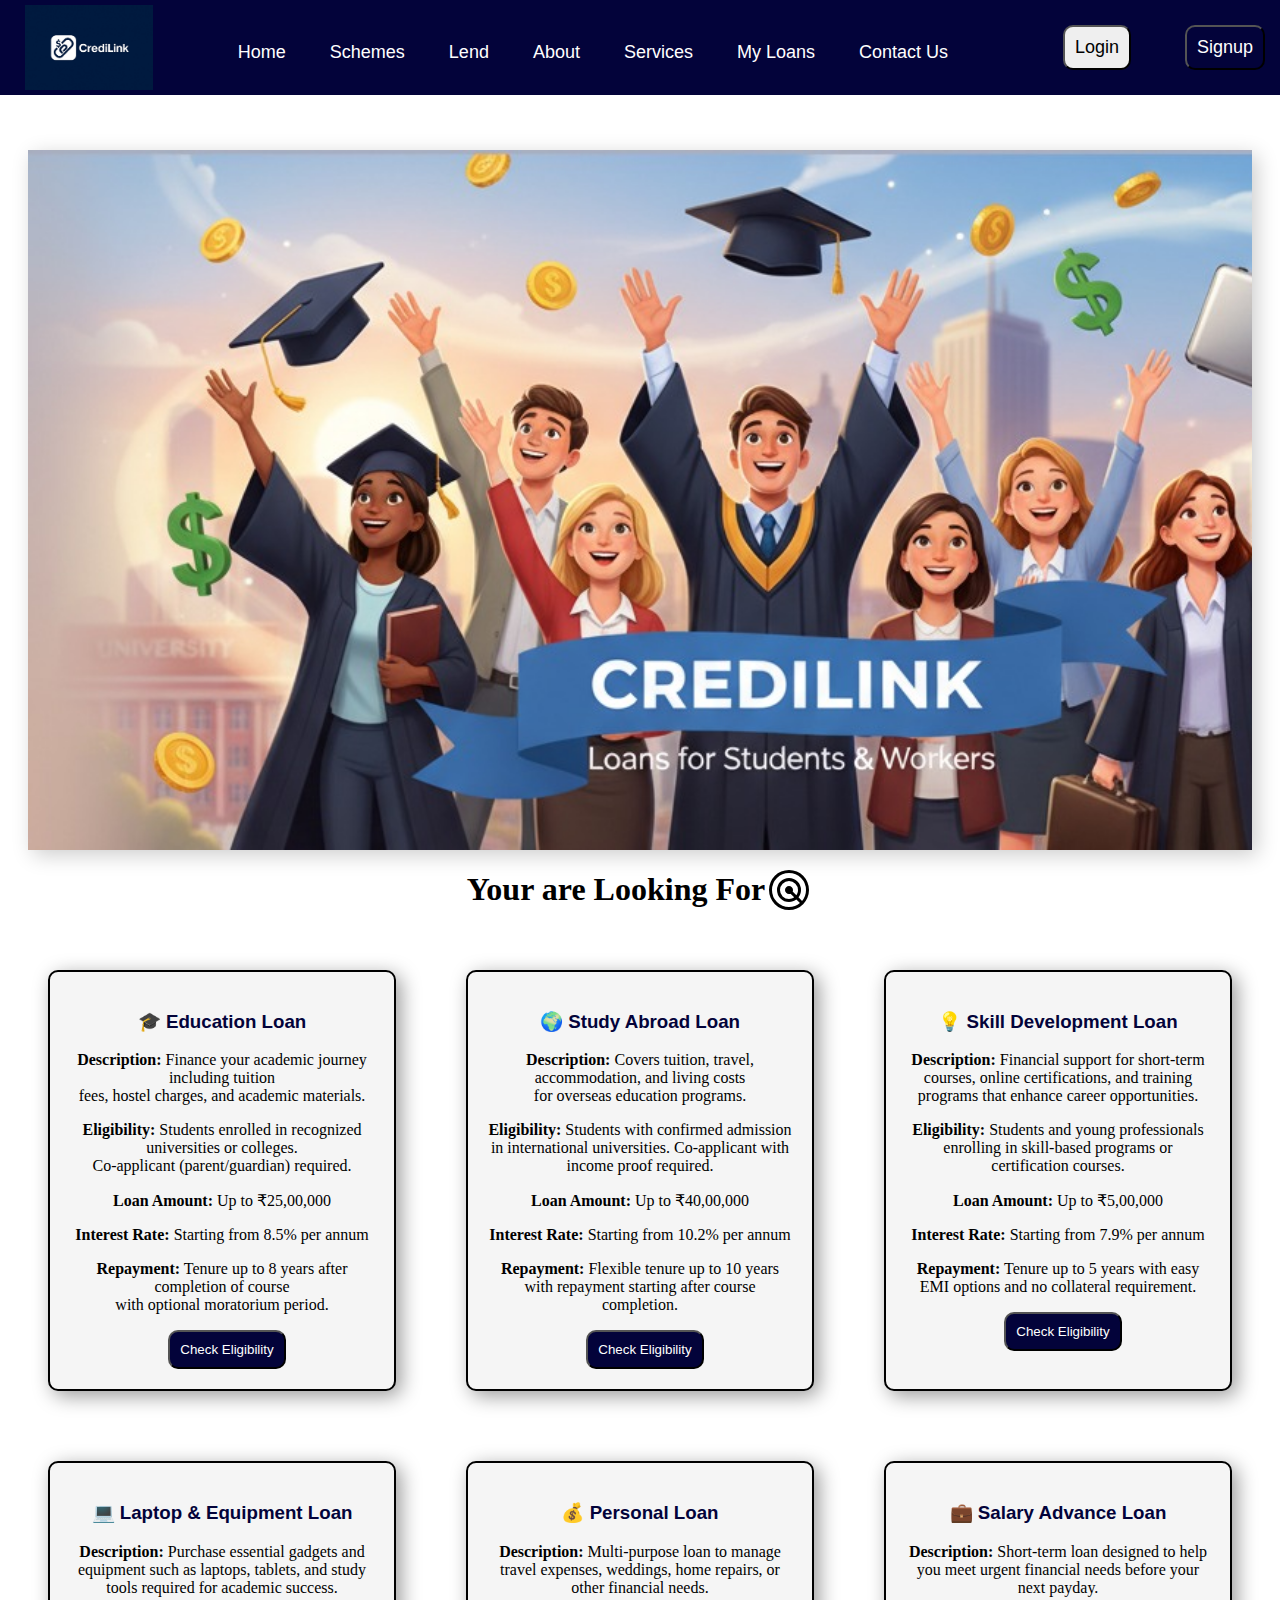
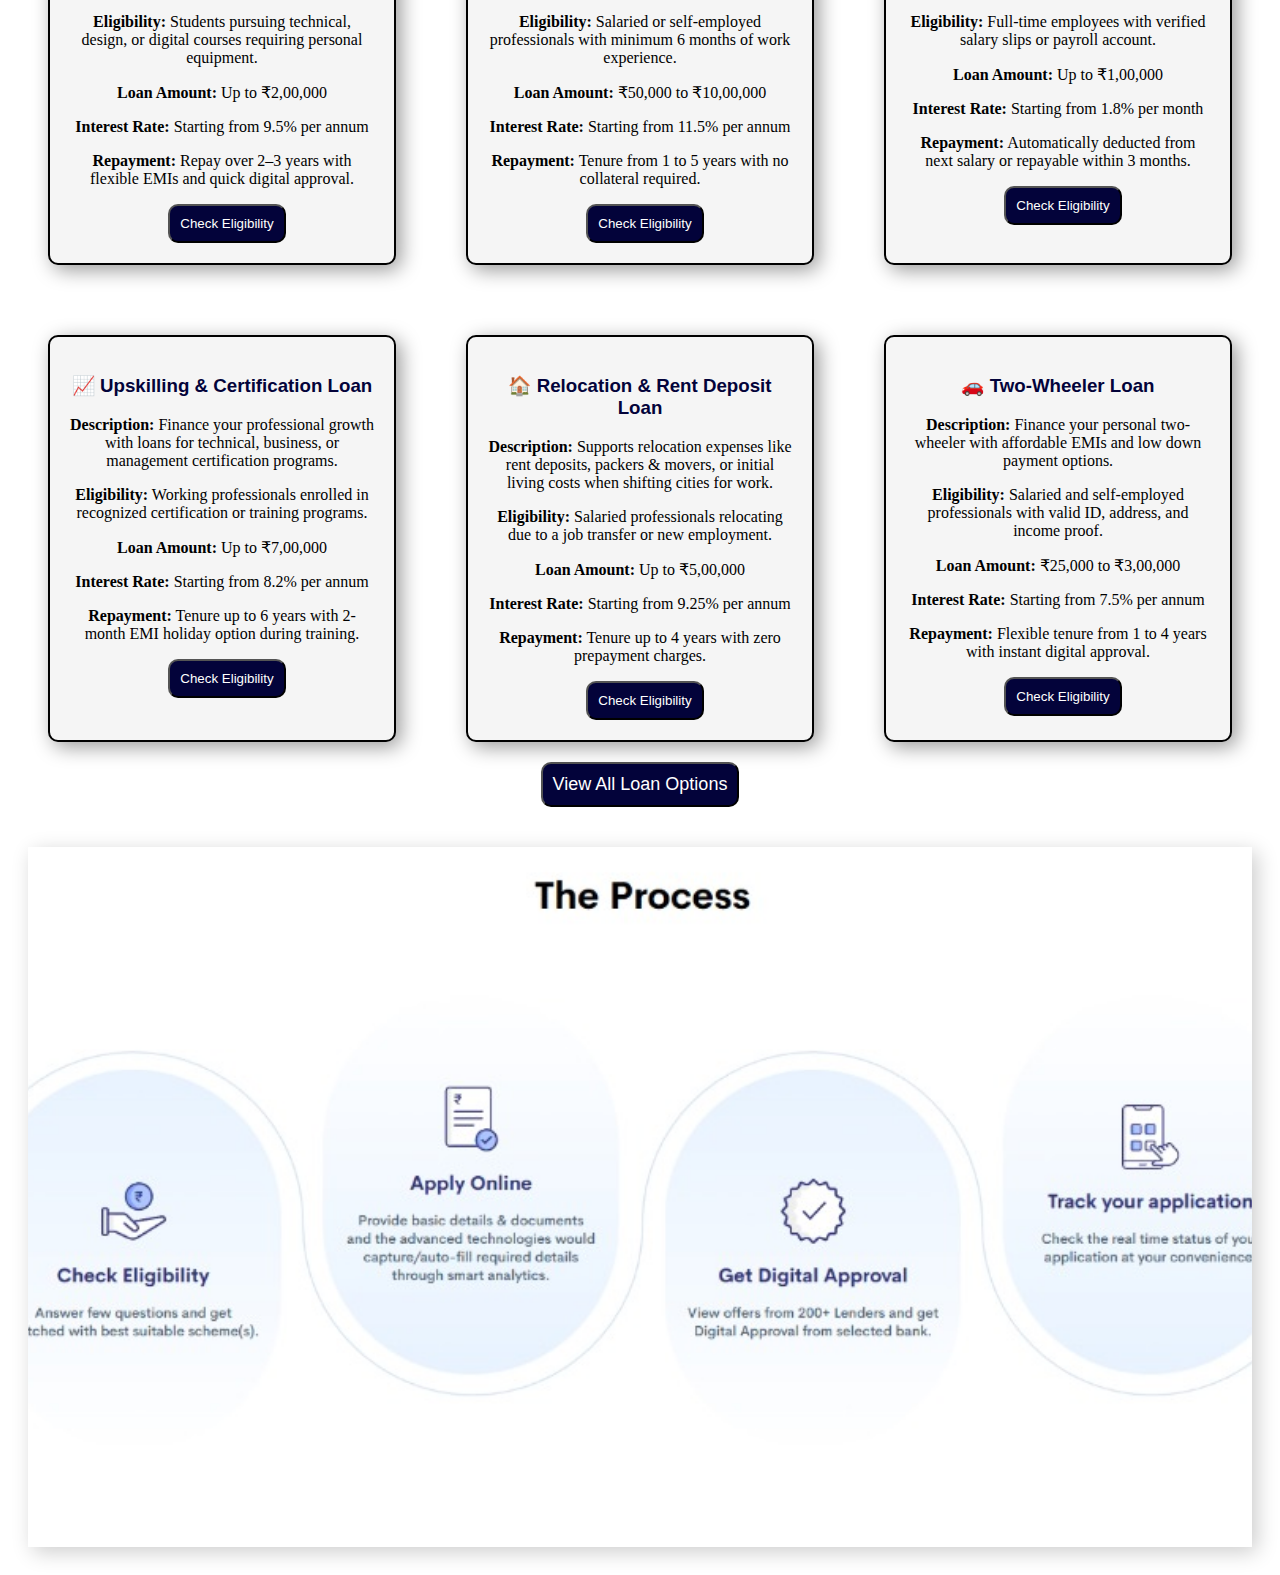
<file: index.html>
<!DOCTYPE html>
<html lang="en">
<head>
    <meta charset="UTF-8">
    <meta name="viewport" content="width=device-width, initial-scale=1.0">
    <title>CrediLink</title>
    <link rel="stylesheet" href="style.css">
</head>
<body>
    <header class="page-header">
        <img src="images/WhatsApp Image 2025-11-12 at 7.13.13 AM.jpeg" alt="logo" width="10%" height="10%">
        <nav>
            <a href="Project(grp).html">Home</a>
            <a href="schemes.html">Schemes</a>
             <a href="lender.html">Lend</a>
            <a href="about.html">About</a>
            <a href="services.html">Services</a>
            <a href="Myloans.html">My Loans</a>
            <a href="contact.html">Contact Us</a>
           
        </nav>
        <div class="buttons">
            <button class="login" onclick="explodeAndRedirect(this, 'login.html')">Login</button>
            <button class="signup">Signup</button>
        </div>
    </header>
    <main class="main">
    
        <section class="image-container">
            <div class="slides-wrapper">
                <div class="slides">
                    <img src="images/WhatsApp Image 2025-11-13 at 7.22.28 AM.jpeg" alt="intro image" >
                    <img src="images/WhatsApp Image 2025-11-12 at 7.13.13 AM (1).jpeg" alt="intro image" >
                </div>
            </div>
        </section>
       
        <section class="loan-type">
            <div class="loan-type-header">
                <h1>Your are Looking For</h1>
                <svg xmlns="http://www.w3.org/2000/svg" height="48px" viewBox="0 -960 960 960" width="48px" fill="#000000"><path d="M480-80q-83 0-156-31.5T197-197q-54-54-85.5-127T80-480q0-83 31.5-156T197-763q54-54 127-85.5T480-880q83 0 156 31.5T763-763q54 54 85.5 127T880-480q0 83-31.5 156T763-197q-54 54-127 85.5T480-80Zm0-60q63 0 118.5-20.5T699-219l-72-71q-31 23-68 36.5T480-240q-100 0-170-70t-70-170q0-100 70-170t170-70q100 0 170 70t70 170q0 42-13.5 79T670-333l71 71q37-45 58-100t21-118q0-142-99-241t-241-99q-142 0-241 99t-99 241q0 142 99 241t241 99Zm0-160q29 0 55.5-8.5T584-333l-74-73q-7 3-14.5 4.5T480-400q-33 0-56.5-23.5T400-480q0-33 23.5-56.5T480-560q33 0 56.5 23.5T560-480q0 8-2 16t-5 16l74 72q16-22 24.5-48.5T660-480q0-75-52.5-127.5T480-660q-75 0-127.5 52.5T300-480q0 75 52.5 127.5T480-300Z"/></svg>
            </div>
            <div class="loan-type-cards">
                     <div class="loan-card">
                        <h3>🎓 Education Loan</h3>
                        <p><strong>Description:</strong> Finance your academic journey including tuition<br> fees, hostel charges, and academic materials.</p>
                        <p><strong>Eligibility:</strong> Students enrolled in recognized universities or colleges. <br>Co-applicant (parent/guardian) required.</p>
                        <p><strong>Loan Amount:</strong> Up to ₹25,00,000</p>
                        <p><strong>Interest Rate:</strong> Starting from 8.5% per annum</p>
                        <p><strong>Repayment:</strong> Tenure up to 8 years after completion of course <br>with optional moratorium period.</p>
                        <button>Check Eligibility</button>
                    </div>

                    <div class="loan-card">
                        <h3>🌍 Study Abroad Loan</h3>
                        <p><strong>Description:</strong> Covers tuition, travel, accommodation, and living costs <br> for overseas education programs.</p>
                        <p><strong>Eligibility:</strong> Students with confirmed admission in international universities. Co-applicant with income proof required.</p>
                        <p><strong>Loan Amount:</strong> Up to ₹40,00,000</p>
                        <p><strong>Interest Rate:</strong> Starting from 10.2% per annum</p>
                        <p><strong>Repayment:</strong> Flexible tenure up to 10 years with repayment starting after course completion.</p>
                        <button>Check Eligibility</button>
                    </div>

                    <div class="loan-card">
                        <h3>💡 Skill Development Loan</h3>
                        <p><strong>Description:</strong> Financial support for short-term courses, online certifications, and training programs that enhance career opportunities.</p>
                        <p><strong>Eligibility:</strong> Students and young professionals enrolling in skill-based programs or certification courses.</p>
                        <p><strong>Loan Amount:</strong> Up to ₹5,00,000</p>
                        <p><strong>Interest Rate:</strong> Starting from 7.9% per annum</p>
                        <p><strong>Repayment:</strong> Tenure up to 5 years with easy EMI options and no collateral requirement.</p>
                        <button>Check Eligibility</button>
                    </div>

                    <div class="loan-card">
                        <h3>💻 Laptop & Equipment Loan</h3>
                        <p><strong>Description:</strong> Purchase essential gadgets and equipment such as laptops, tablets, and study tools required for academic success.</p>
                        <p><strong>Eligibility:</strong> Students pursuing technical, design, or digital courses requiring personal equipment.</p>
                        <p><strong>Loan Amount:</strong> Up to ₹2,00,000</p>
                        <p><strong>Interest Rate:</strong> Starting from 9.5% per annum</p>
                        <p><strong>Repayment:</strong> Repay over 2–3 years with flexible EMIs and quick digital approval.</p>
                        <button>Check Eligibility</button>
                    </div>
                    <div class="loan-card">
                        <h3>💰 Personal Loan</h3>
                        <p><strong>Description:</strong> Multi-purpose loan to manage travel expenses, weddings, home repairs, or other financial needs.</p>
                        <p><strong>Eligibility:</strong> Salaried or self-employed professionals with minimum 6 months of work experience.</p>
                        <p><strong>Loan Amount:</strong> ₹50,000 to ₹10,00,000</p>
                        <p><strong>Interest Rate:</strong> Starting from 11.5% per annum</p>
                        <p><strong>Repayment:</strong> Tenure from 1 to 5 years with no collateral required.</p>
                        <button>Check Eligibility</button>
                    </div>

                    <div class="loan-card">
                        <h3>💼 Salary Advance Loan</h3>
                        <p><strong>Description:</strong> Short-term loan designed to help you meet urgent financial needs before your next payday.</p>
                        <p><strong>Eligibility:</strong> Full-time employees with verified salary slips or payroll account.</p>
                        <p><strong>Loan Amount:</strong> Up to ₹1,00,000</p>
                        <p><strong>Interest Rate:</strong> Starting from 1.8% per month</p>
                        <p><strong>Repayment:</strong> Automatically deducted from next salary or repayable within 3 months.</p>
                        <button>Check Eligibility</button>
                    </div>

                    <div class="loan-card">
                        
                        <h3>📈 Upskilling & Certification Loan</h3>
                        <p><strong>Description:</strong> Finance your professional growth with loans for technical, business, or management certification programs.</p>
                        <p><strong>Eligibility:</strong> Working professionals enrolled in recognized certification or training programs.</p>
                        <p><strong>Loan Amount:</strong> Up to ₹7,00,000</p>
                        <p><strong>Interest Rate:</strong> Starting from 8.2% per annum</p>
                        <p><strong>Repayment:</strong> Tenure up to 6 years with 2-month EMI holiday option during training.</p>
                        <button>Check Eligibility</button>
                    </div>

                    <div class="loan-card">
                        <h3>🏠 Relocation & Rent Deposit Loan</h3>
                        <p><strong>Description:</strong> Supports relocation expenses like rent deposits, packers & movers, or initial living costs when shifting cities for work.</p>
                        <p><strong>Eligibility:</strong> Salaried professionals relocating due to a job transfer or new employment.</p>
                        <p><strong>Loan Amount:</strong> Up to ₹5,00,000</p>
                        <p><strong>Interest Rate:</strong> Starting from 9.25% per annum</p>
                        <p><strong>Repayment:</strong> Tenure up to 4 years with zero prepayment charges.</p>
                        <button>Check Eligibility</button>
                    </div>

                    <div class="loan-card">
                        <h3>🚗 Two-Wheeler Loan</h3>
                        <p><strong>Description:</strong> Finance your personal two-wheeler with affordable EMIs and low down payment options.</p>
                        <p><strong>Eligibility:</strong> Salaried and self-employed professionals with valid ID, address, and income proof.</p>
                        <p><strong>Loan Amount:</strong> ₹25,000 to ₹3,00,000</p>
                        <p><strong>Interest Rate:</strong> Starting from 7.5% per annum</p>
                        <p><strong>Repayment:</strong> Flexible tenure from 1 to 4 years with instant digital approval.</p>
                        <button>Check Eligibility</button>
                    </div>
            </div>
            <button class="view-all">View All Loan Options</button>
        </section>
        <section class="image-container">
            <img src="images/WhatsApp Image 2025-11-12 at 7.13.12 AM.jpeg" alt="loan process" width="100%">
        </section>
    </main>
    <script src="script.js"></script>
</body>
</html>
</file>
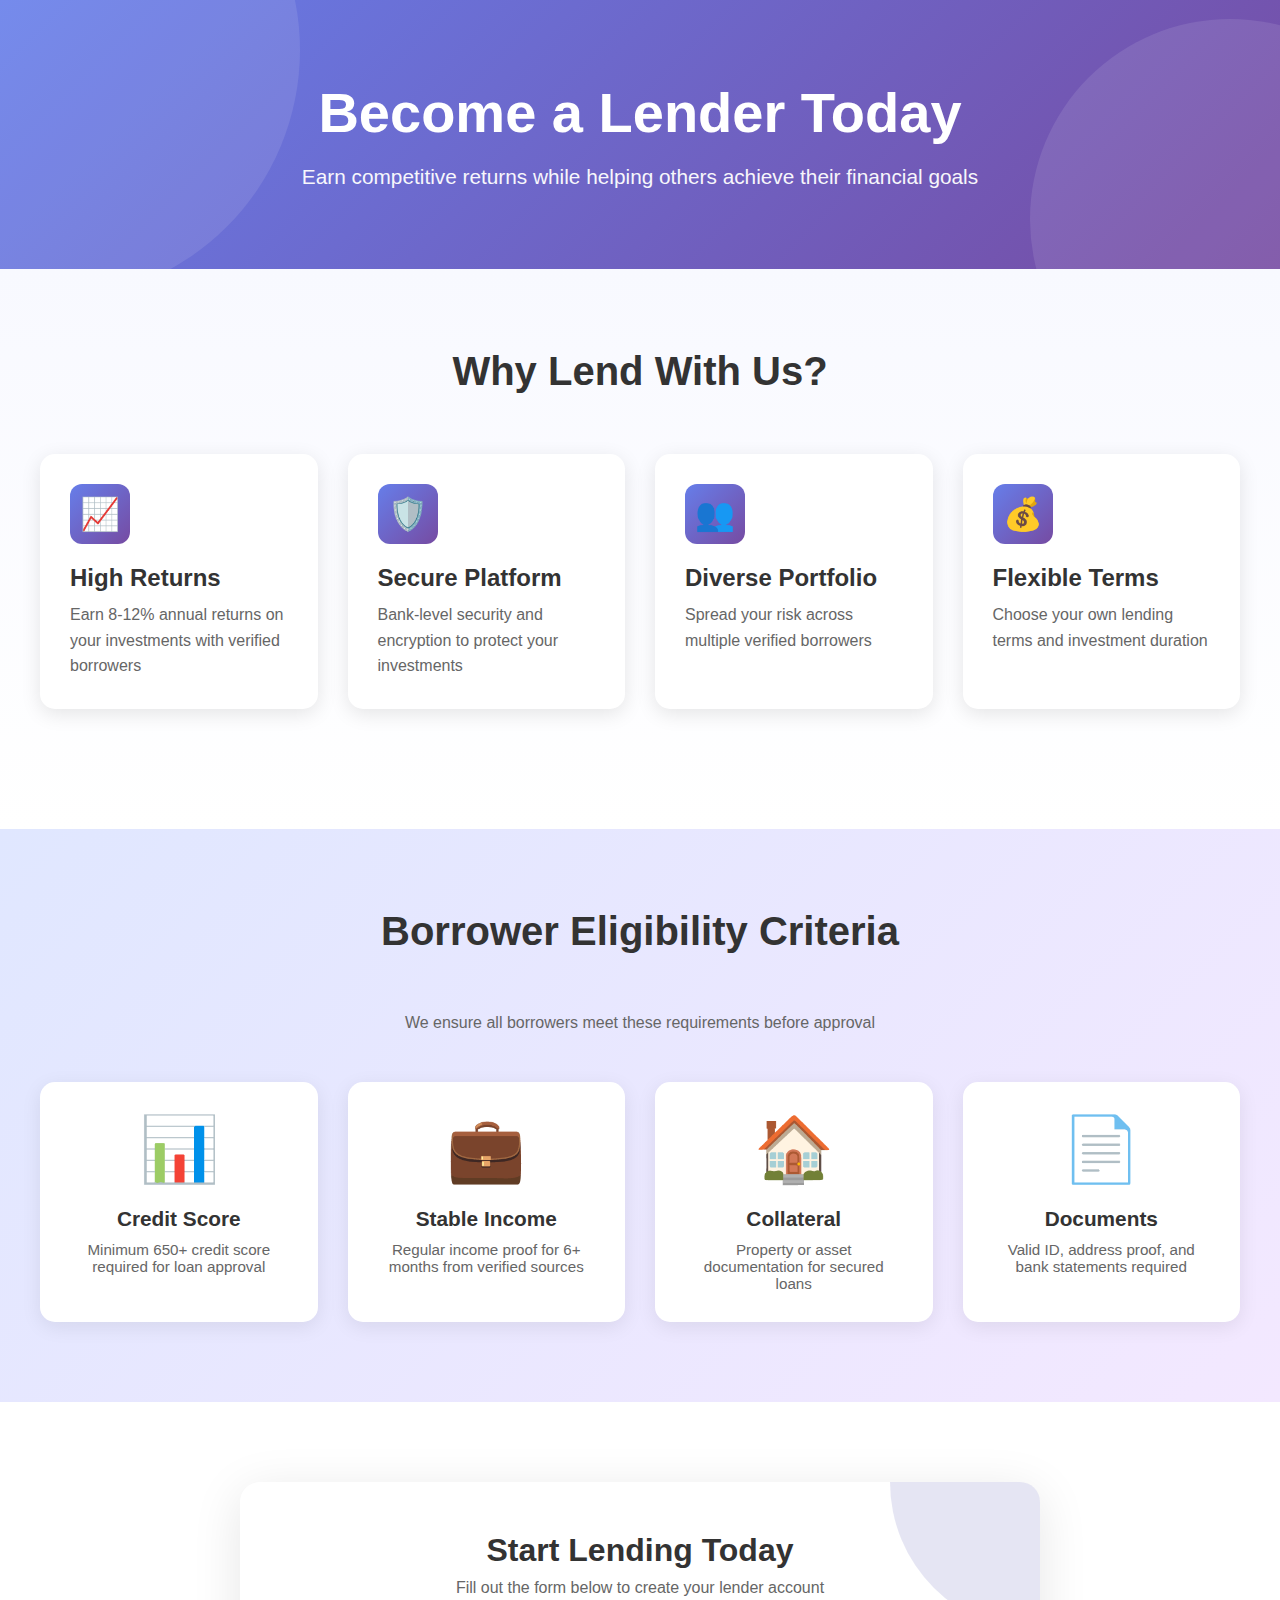
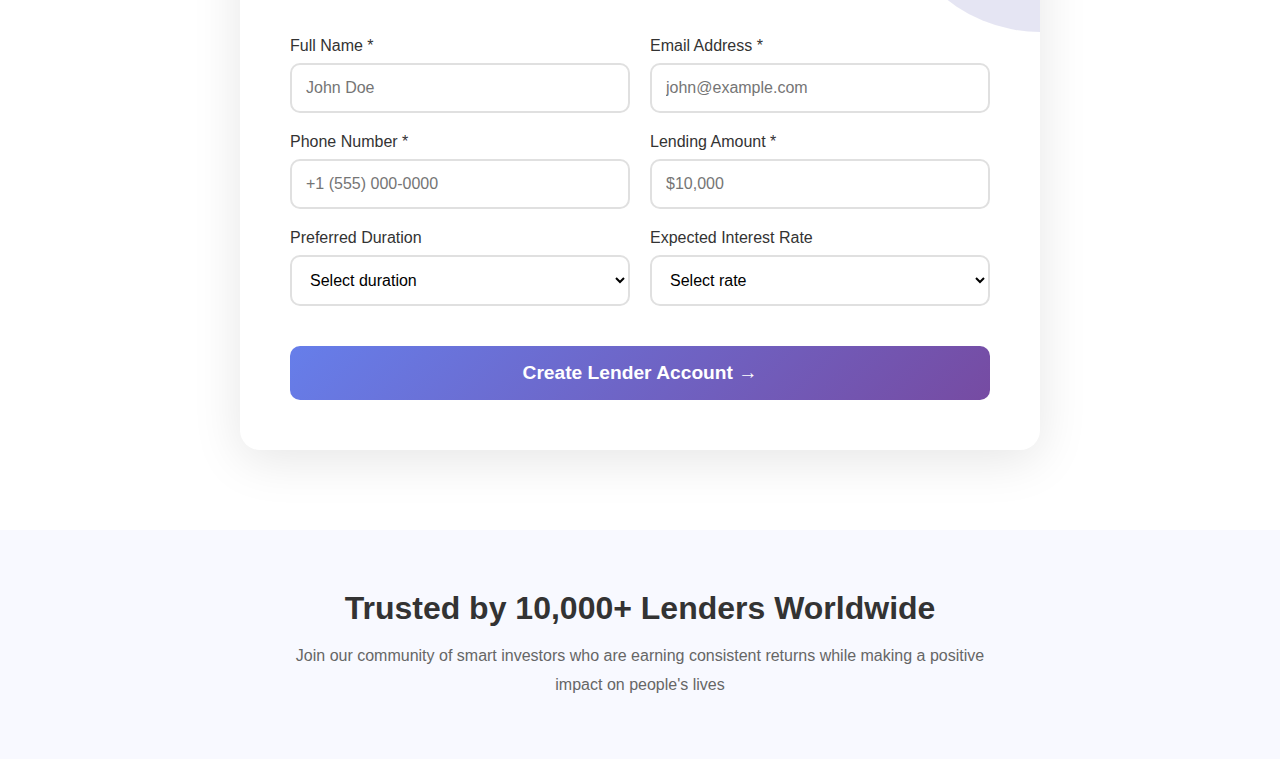
<file: lender.html>
<!DOCTYPE html>
<html lang="en">
<head>
    <meta charset="UTF-8">
    <meta name="viewport" content="width=device-width, initial-scale=1.0">
    <title>Become a Lender - Loan Management</title>
    <style>
        * {
            margin: 0;
            padding: 0;
            box-sizing: border-box;
        }

        body {
            font-family: 'Segoe UI', Tahoma, Geneva, Verdana, sans-serif;
            background: linear-gradient(135deg, #667eea 0%, #764ba2 100%);
            color: #333;
            overflow-x: hidden;
        }

        /* Hero Section */
        .hero {
            background: linear-gradient(135deg, #667eea 0%, #764ba2 100%);
            color: white;
            padding: 80px 20px;
            text-align: center;
            position: relative;
            overflow: hidden;
        }

        .hero::before {
            content: '';
            position: absolute;
            width: 500px;
            height: 500px;
            background: rgba(255, 255, 255, 0.1);
            border-radius: 50%;
            top: -200px;
            left: -200px;
            animation: float 6s ease-in-out infinite;
        }

        .hero::after {
            content: '';
            position: absolute;
            width: 400px;
            height: 400px;
            background: rgba(255, 255, 255, 0.1);
            border-radius: 50%;
            bottom: -150px;
            right: -150px;
            animation: float 8s ease-in-out infinite;
        }

        .hero h1 {
            font-size: 3.5rem;
            margin-bottom: 20px;
            animation: slideDown 1s ease-out;
            position: relative;
            z-index: 1;
        }

        .hero p {
            font-size: 1.3rem;
            max-width: 700px;
            margin: 0 auto;
            opacity: 0.95;
            animation: slideUp 1s ease-out;
            position: relative;
            z-index: 1;
        }

        /* Benefits Section */
        .benefits {
            background: linear-gradient(to bottom, #f8f9ff, #ffffff);
            padding: 80px 20px;
        }

        .container {
            max-width: 1200px;
            margin: 0 auto;
        }

        .section-title {
            text-align: center;
            font-size: 2.5rem;
            margin-bottom: 60px;
            color: #333;
            animation: fadeIn 1s ease-out;
        }

        .benefits-grid {
            display: grid;
            grid-template-columns: repeat(auto-fit, minmax(250px, 1fr));
            gap: 30px;
            margin-bottom: 40px;
        }

        .benefit-card {
            background: white;
            padding: 30px;
            border-radius: 15px;
            box-shadow: 0 5px 20px rgba(0, 0, 0, 0.1);
            transition: all 0.3s ease;
            animation: fadeInUp 0.8s ease-out;
            animation-fill-mode: both;
        }

        .benefit-card:nth-child(1) { animation-delay: 0.1s; }
        .benefit-card:nth-child(2) { animation-delay: 0.2s; }
        .benefit-card:nth-child(3) { animation-delay: 0.3s; }
        .benefit-card:nth-child(4) { animation-delay: 0.4s; }

        .benefit-card:hover {
            transform: translateY(-10px);
            box-shadow: 0 15px 40px rgba(102, 126, 234, 0.3);
        }

        .benefit-icon {
            width: 60px;
            height: 60px;
            background: linear-gradient(135deg, #667eea 0%, #764ba2 100%);
            border-radius: 12px;
            display: flex;
            align-items: center;
            justify-content: center;
            font-size: 2rem;
            margin-bottom: 20px;
            transition: transform 0.3s ease;
        }

        .benefit-card:hover .benefit-icon {
            transform: scale(1.1) rotate(5deg);
        }

        .benefit-card h3 {
            font-size: 1.5rem;
            margin-bottom: 10px;
            color: #333;
        }

        .benefit-card p {
            color: #666;
            line-height: 1.6;
        }

        /* Eligibility Section */
        .eligibility {
            background: linear-gradient(135deg, #e0e7ff 0%, #f3e8ff 100%);
            padding: 80px 20px;
        }

        .eligibility-grid {
            display: grid;
            grid-template-columns: repeat(auto-fit, minmax(250px, 1fr));
            gap: 30px;
        }

        .eligibility-card {
            background: white;
            padding: 30px;
            border-radius: 15px;
            box-shadow: 0 5px 20px rgba(0, 0, 0, 0.08);
            text-align: center;
            transition: all 0.3s ease;
            animation: fadeInUp 0.8s ease-out;
            animation-fill-mode: both;
        }

        .eligibility-card:nth-child(1) { animation-delay: 0.1s; }
        .eligibility-card:nth-child(2) { animation-delay: 0.2s; }
        .eligibility-card:nth-child(3) { animation-delay: 0.3s; }
        .eligibility-card:nth-child(4) { animation-delay: 0.4s; }

        .eligibility-card:hover {
            transform: scale(1.05);
            box-shadow: 0 10px 30px rgba(102, 126, 234, 0.2);
        }

        .eligibility-icon {
            font-size: 4rem;
            margin-bottom: 20px;
            animation: bounce 2s ease-in-out infinite;
        }

        .eligibility-card h3 {
            font-size: 1.3rem;
            margin-bottom: 10px;
            color: #333;
        }

        .eligibility-card p {
            color: #666;
            font-size: 0.95rem;
        }

        /* Form Section */
        .form-section {
            background: white;
            padding: 80px 20px;
        }

        .form-container {
            max-width: 800px;
            margin: 0 auto;
            background: white;
            padding: 50px;
            border-radius: 20px;
            box-shadow: 0 10px 50px rgba(0, 0, 0, 0.1);
            position: relative;
            overflow: hidden;
        }

        .form-container::before {
            content: '';
            position: absolute;
            width: 300px;
            height: 300px;
            background: #00008b;
            border-radius: 50%;
            top: -150px;
            right: -150px;
            opacity: 0.1;
        }

        .form-title {
            text-align: center;
            font-size: 2rem;
            margin-bottom: 10px;
            color: #333;
            position: relative;
        }

        .form-subtitle {
            text-align: center;
            color: #666;
            margin-bottom: 40px;
            position: relative;
        }

        .form-row {
            display: grid;
            grid-template-columns: repeat(auto-fit, minmax(250px, 1fr));
            gap: 20px;
            margin-bottom: 20px;
        }

        .form-group {
            position: relative;
        }

        .form-group label {
            display: block;
            margin-bottom: 8px;
            color: #333;
            font-weight: 500;
        }

        .form-group input,
        .form-group select {
            width: 100%;
            padding: 14px;
            border: 2px solid #e0e0e0;
            border-radius: 10px;
            font-size: 1rem;
            transition: all 0.3s ease;
            background: white;
        }

        .form-group input:focus,
        .form-group select:focus {
            outline: none;
            border-color: #667eea;
            box-shadow: 0 0 0 3px rgba(102, 126, 234, 0.1);
            transform: translateY(-2px);
        }

        .submit-btn {
            width: 100%;
            padding: 16px;
            background: linear-gradient(135deg, #667eea 0%, #764ba2 100%);
            color: white;
            border: none;
            border-radius: 10px;
            font-size: 1.2rem;
            font-weight: 600;
            cursor: pointer;
            transition: all 0.3s ease;
            margin-top: 20px;
            position: relative;
            overflow: hidden;
        }

        .submit-btn::before {
            content: '';
            position: absolute;
            top: 50%;
            left: 50%;
            width: 0;
            height: 0;
            border-radius: 50%;
            background: rgba(255, 255, 255, 0.3);
            transform: translate(-50%, -50%);
            transition: width 0.6s, height 0.6s;
        }

        .submit-btn:hover::before {
            width: 300px;
            height: 300px;
        }

        .submit-btn:hover {
            transform: translateY(-3px);
            box-shadow: 0 10px 30px rgba(102, 126, 234, 0.4);
        }

        .success-message {
            background: #10b981;
            color: white;
            padding: 15px 20px;
            border-radius: 10px;
            margin-bottom: 20px;
            display: none;
            animation: slideDown 0.5s ease-out;
            align-items: center;
            gap: 10px;
        }

        .success-message.show {
            display: flex;
        }

        /* Trust Section */
        .trust {
            background: #f8f9ff;
            padding: 60px 20px;
            text-align: center;
        }

        .trust h3 {
            font-size: 2rem;
            margin-bottom: 15px;
            color: #333;
        }

        .trust p {
            color: #666;
            max-width: 700px;
            margin: 0 auto;
            line-height: 1.8;
        }

        /* Animations */
        @keyframes slideDown {
            from {
                opacity: 0;
                transform: translateY(-30px);
            }
            to {
                opacity: 1;
                transform: translateY(0);
            }
        }

        @keyframes slideUp {
            from {
                opacity: 0;
                transform: translateY(30px);
            }
            to {
                opacity: 1;
                transform: translateY(0);
            }
        }

        @keyframes fadeIn {
            from {
                opacity: 0;
            }
            to {
                opacity: 1;
            }
        }

        @keyframes fadeInUp {
            from {
                opacity: 0;
                transform: translateY(40px);
            }
            to {
                opacity: 1;
                transform: translateY(0);
            }
        }

        @keyframes float {
            0%, 100% {
                transform: translateY(0) rotate(0deg);
            }
            50% {
                transform: translateY(-20px) rotate(5deg);
            }
        }

        @keyframes bounce {
            0%, 100% {
                transform: translateY(0);
            }
            50% {
                transform: translateY(-10px);
            }
        }

        /* Responsive */
        @media (max-width: 768px) {
            .hero h1 {
                font-size: 2.5rem;
            }

            .hero p {
                font-size: 1.1rem;
            }

            .form-container {
                padding: 30px 20px;
            }

            .section-title {
                font-size: 2rem;
            }
        }
    </style>
</head>
<body>
    <!-- Hero Section -->
    <section class="hero">
        <h1>Become a Lender Today</h1>
        <p>Earn competitive returns while helping others achieve their financial goals</p>
    </section>

    <!-- Benefits Section -->
    <section class="benefits">
        <div class="container">
            <h2 class="section-title">Why Lend With Us?</h2>
            <div class="benefits-grid">
                <div class="benefit-card">
                    <div class="benefit-icon">📈</div>
                    <h3>High Returns</h3>
                    <p>Earn 8-12% annual returns on your investments with verified borrowers</p>
                </div>
                <div class="benefit-card">
                    <div class="benefit-icon">🛡️</div>
                    <h3>Secure Platform</h3>
                    <p>Bank-level security and encryption to protect your investments</p>
                </div>
                <div class="benefit-card">
                    <div class="benefit-icon">👥</div>
                    <h3>Diverse Portfolio</h3>
                    <p>Spread your risk across multiple verified borrowers</p>
                </div>
                <div class="benefit-card">
                    <div class="benefit-icon">💰</div>
                    <h3>Flexible Terms</h3>
                    <p>Choose your own lending terms and investment duration</p>
                </div>
            </div>
        </div>
    </section>

    <!-- Eligibility Criteria Section -->
    <section class="eligibility">
        <div class="container">
            <h2 class="section-title">Borrower Eligibility Criteria</h2>
            <p style="text-align: center; color: #666; margin-bottom: 50px;">We ensure all borrowers meet these requirements before approval</p>
            <div class="eligibility-grid">
                <div class="eligibility-card">
                    <div class="eligibility-icon">📊</div>
                    <h3>Credit Score</h3>
                    <p>Minimum 650+ credit score required for loan approval</p>
                </div>
                <div class="eligibility-card">
                    <div class="eligibility-icon">💼</div>
                    <h3>Stable Income</h3>
                    <p>Regular income proof for 6+ months from verified sources</p>
                </div>
                <div class="eligibility-card">
                    <div class="eligibility-icon">🏠</div>
                    <h3>Collateral</h3>
                    <p>Property or asset documentation for secured loans</p>
                </div>
                <div class="eligibility-card">
                    <div class="eligibility-icon">📄</div>
                    <h3>Documents</h3>
                    <p>Valid ID, address proof, and bank statements required</p>
                </div>
            </div>
        </div>
    </section>

    <!-- Registration Form Section -->
    <section class="form-section">
        <div class="container">
            <div class="form-container">
                <h2 class="form-title">Start Lending Today</h2>
                <p class="form-subtitle">Fill out the form below to create your lender account</p>
                
                <div class="success-message" id="successMessage">
                    <span>✅</span>
                    <span>Application submitted successfully! We'll contact you soon.</span>
                </div>

                <div class="form-row">
                    <div class="form-group">
                        <label>Full Name *</label>
                        <input type="text" id="fullName" placeholder="John Doe" required>
                    </div>
                    <div class="form-group">
                        <label>Email Address *</label>
                        <input type="email" id="email" placeholder="john@example.com" required>
                    </div>
                </div>

                <div class="form-row">
                    <div class="form-group">
                        <label>Phone Number *</label>
                        <input type="tel" id="phone" placeholder="+1 (555) 000-0000" required>
                    </div>
                    <div class="form-group">
                        <label>Lending Amount *</label>
                        <input type="number" id="amount" placeholder="$10,000" required>
                    </div>
                </div>

                <div class="form-row">
                    <div class="form-group">
                        <label>Preferred Duration</label>
                        <select id="duration">
                            <option value="">Select duration</option>
                            <option value="6">6 months</option>
                            <option value="12">12 months</option>
                            <option value="24">24 months</option>
                            <option value="36">36 months</option>
                        </select>
                    </div>
                    <div class="form-group">
                        <label>Expected Interest Rate</label>
                        <select id="interestRate">
                            <option value="">Select rate</option>
                            <option value="8">8% per annum</option>
                            <option value="10">10% per annum</option>
                            <option value="12">12% per annum</option>
                        </select>
                    </div>
                </div>

                <button class="submit-btn" onclick="submitForm()">
                    Create Lender Account →
                </button>
            </div>
        </div>
    </section>

    <!-- Trust Section -->
    <section class="trust">
        <div class="container">
            <h3>Trusted by 10,000+ Lenders Worldwide</h3>
            <p>Join our community of smart investors who are earning consistent returns while making a positive impact on people's lives</p>
        </div>
    </section>

    <script>
        function submitForm() {
            const fullName = document.getElementById('fullName').value;
            const email = document.getElementById('email').value;
            const phone = document.getElementById('phone').value;
            const amount = document.getElementById('amount').value;

            if (!fullName || !email || !phone || !amount) {
                alert('Please fill in all required fields!');
                return;
            }

            // Show success message
            const successMessage = document.getElementById('successMessage');
            successMessage.classList.add('show');

            // Clear form
            document.getElementById('fullName').value = '';
            document.getElementById('email').value = '';
            document.getElementById('phone').value = '';
            document.getElementById('amount').value = '';
            document.getElementById('duration').value = '';
            document.getElementById('interestRate').value = '';

            // Hide success message after 3 seconds
            setTimeout(() => {
                successMessage.classList.remove('show');
            }, 3000);
        }

        // Add smooth scroll effect
        document.querySelectorAll('a[href^="#"]').forEach(anchor => {
            anchor.addEventListener('click', function (e) {
                e.preventDefault();
                document.querySelector(this.getAttribute('href')).scrollIntoView({
                    behavior: 'smooth'
                });
            });
        });
    </script>
</body>
</html>
</file>
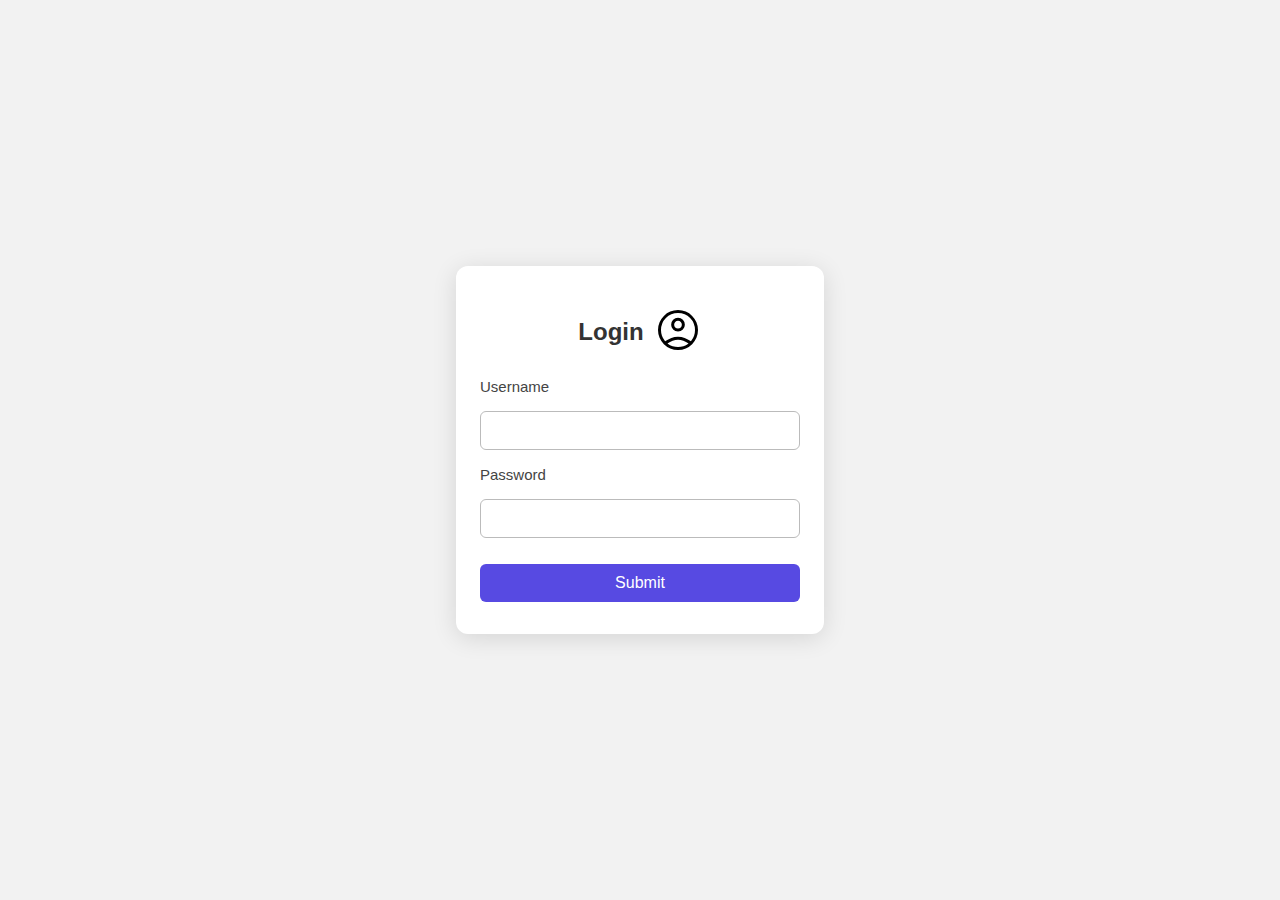
<file: login.html>
<!DOCTYPE html>
<html lang="en">
<head>
  <meta charset="UTF-8">
  <title>Login Page</title>
  <link rel="stylesheet" href="styles.css">
</head>
<body>
  <div class="container">
    <form class="content">
      <div>
        <h2>Login</h2><svg xmlns="http://www.w3.org/2000/svg" height="48px" viewBox="0 -960 960 960" width="48px" fill="#000000"><path d="M222-255q63-44 125-67.5T480-346q71 0 133.5 23.5T739-255q44-54 62.5-109T820-480q0-145-97.5-242.5T480-820q-145 0-242.5 97.5T140-480q0 61 19 116t63 109Zm257.81-195q-57.81 0-97.31-39.69-39.5-39.68-39.5-97.5 0-57.81 39.69-97.31 39.68-39.5 97.5-39.5 57.81 0 97.31 39.69 39.5 39.68 39.5 97.5 0 57.81-39.69 97.31-39.68 39.5-97.5 39.5Zm.66 370Q398-80 325-111.5t-127.5-86q-54.5-54.5-86-127.27Q80-397.53 80-480.27 80-563 111.5-635.5q31.5-72.5 86-127t127.27-86q72.76-31.5 155.5-31.5 82.73 0 155.23 31.5 72.5 31.5 127 86t86 127.03q31.5 72.53 31.5 155T848.5-325q-31.5 73-86 127.5t-127.03 86Q562.94-80 480.47-80Zm-.47-60q55 0 107.5-16T691-212q-51-36-104-55t-107-19q-54 0-107 19t-104 55q51 40 103.5 56T480-140Zm0-370q34 0 55.5-21.5T557-587q0-34-21.5-55.5T480-664q-34 0-55.5 21.5T403-587q0 34 21.5 55.5T480-510Zm0-77Zm0 374Z"/></svg>
      </div>
        <label for="username">Username</label>
      <input type="text" id="username" name="username" required>
      
      <label for="password">Password</label>
      <input type="password" id="password" name="password" required>
      
      <button type="submit">Submit</button>
    </form>
  </div>
</body>
</html>
</file>
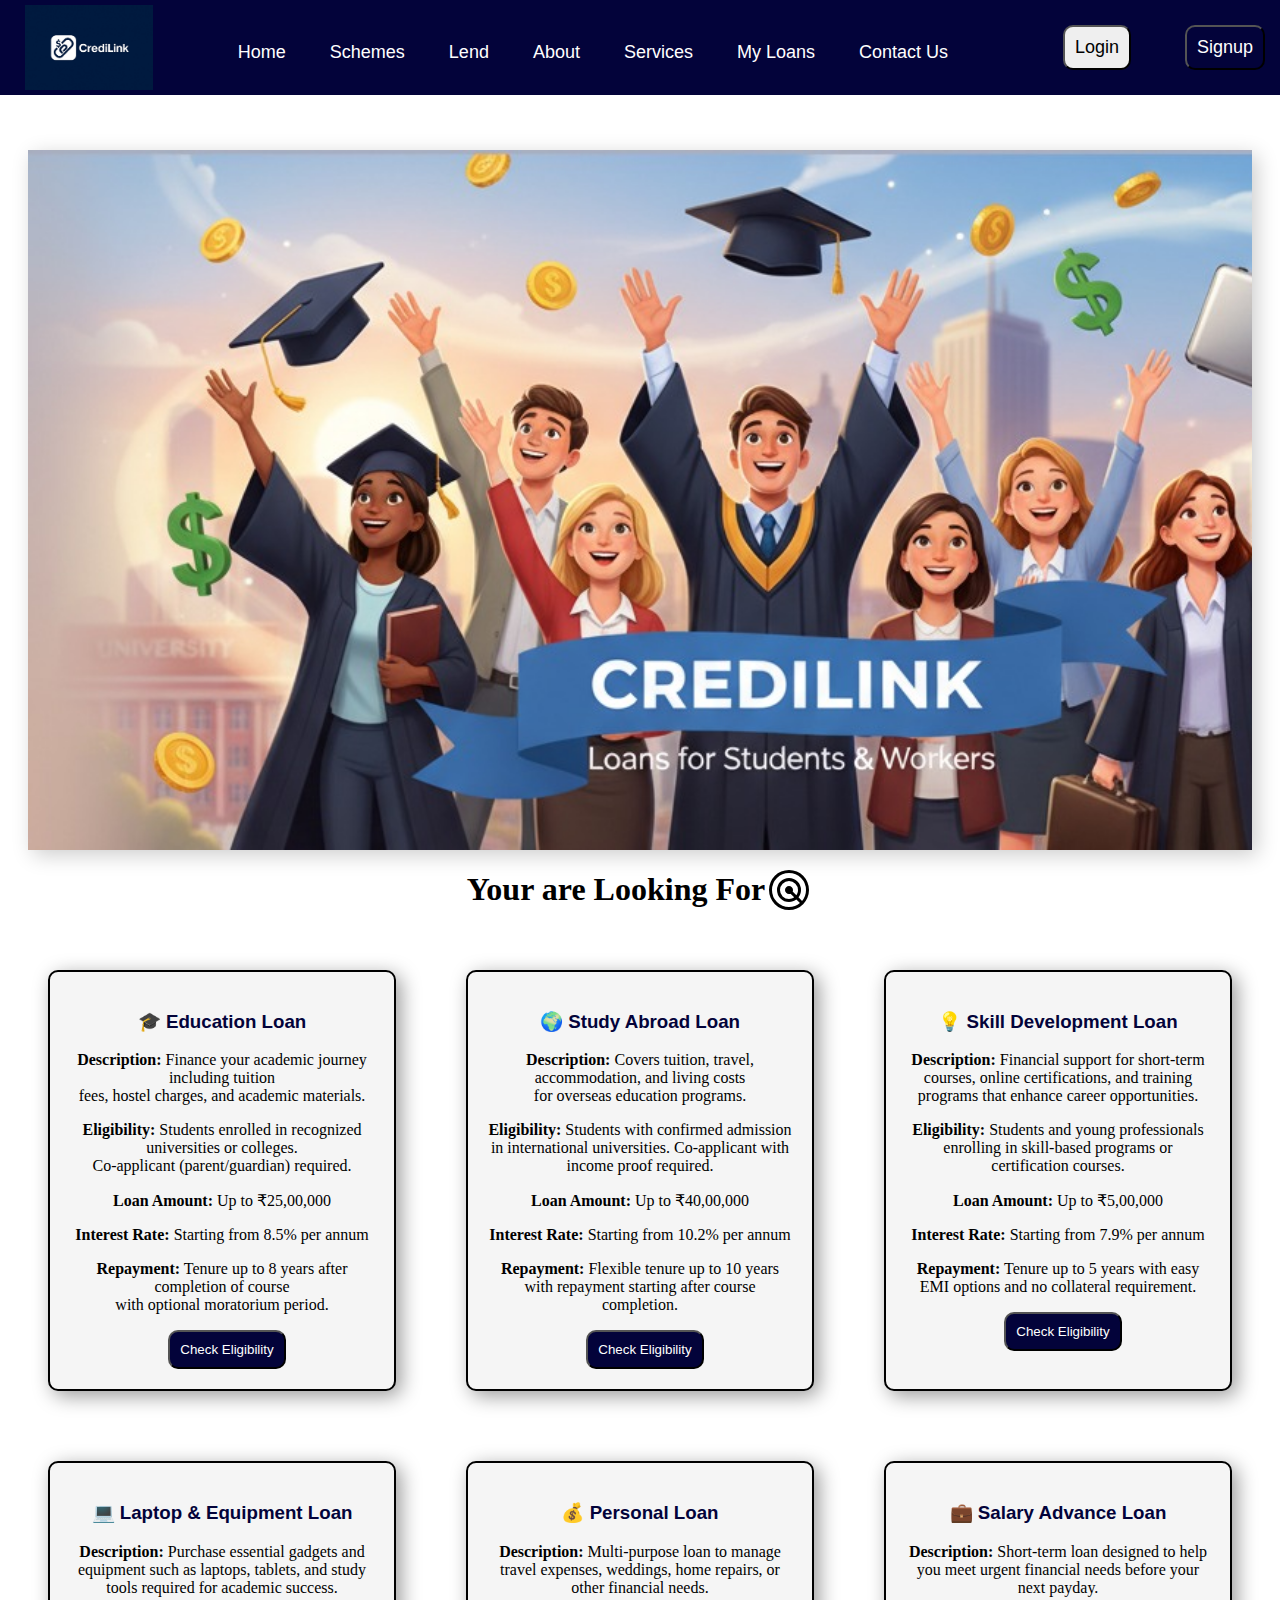
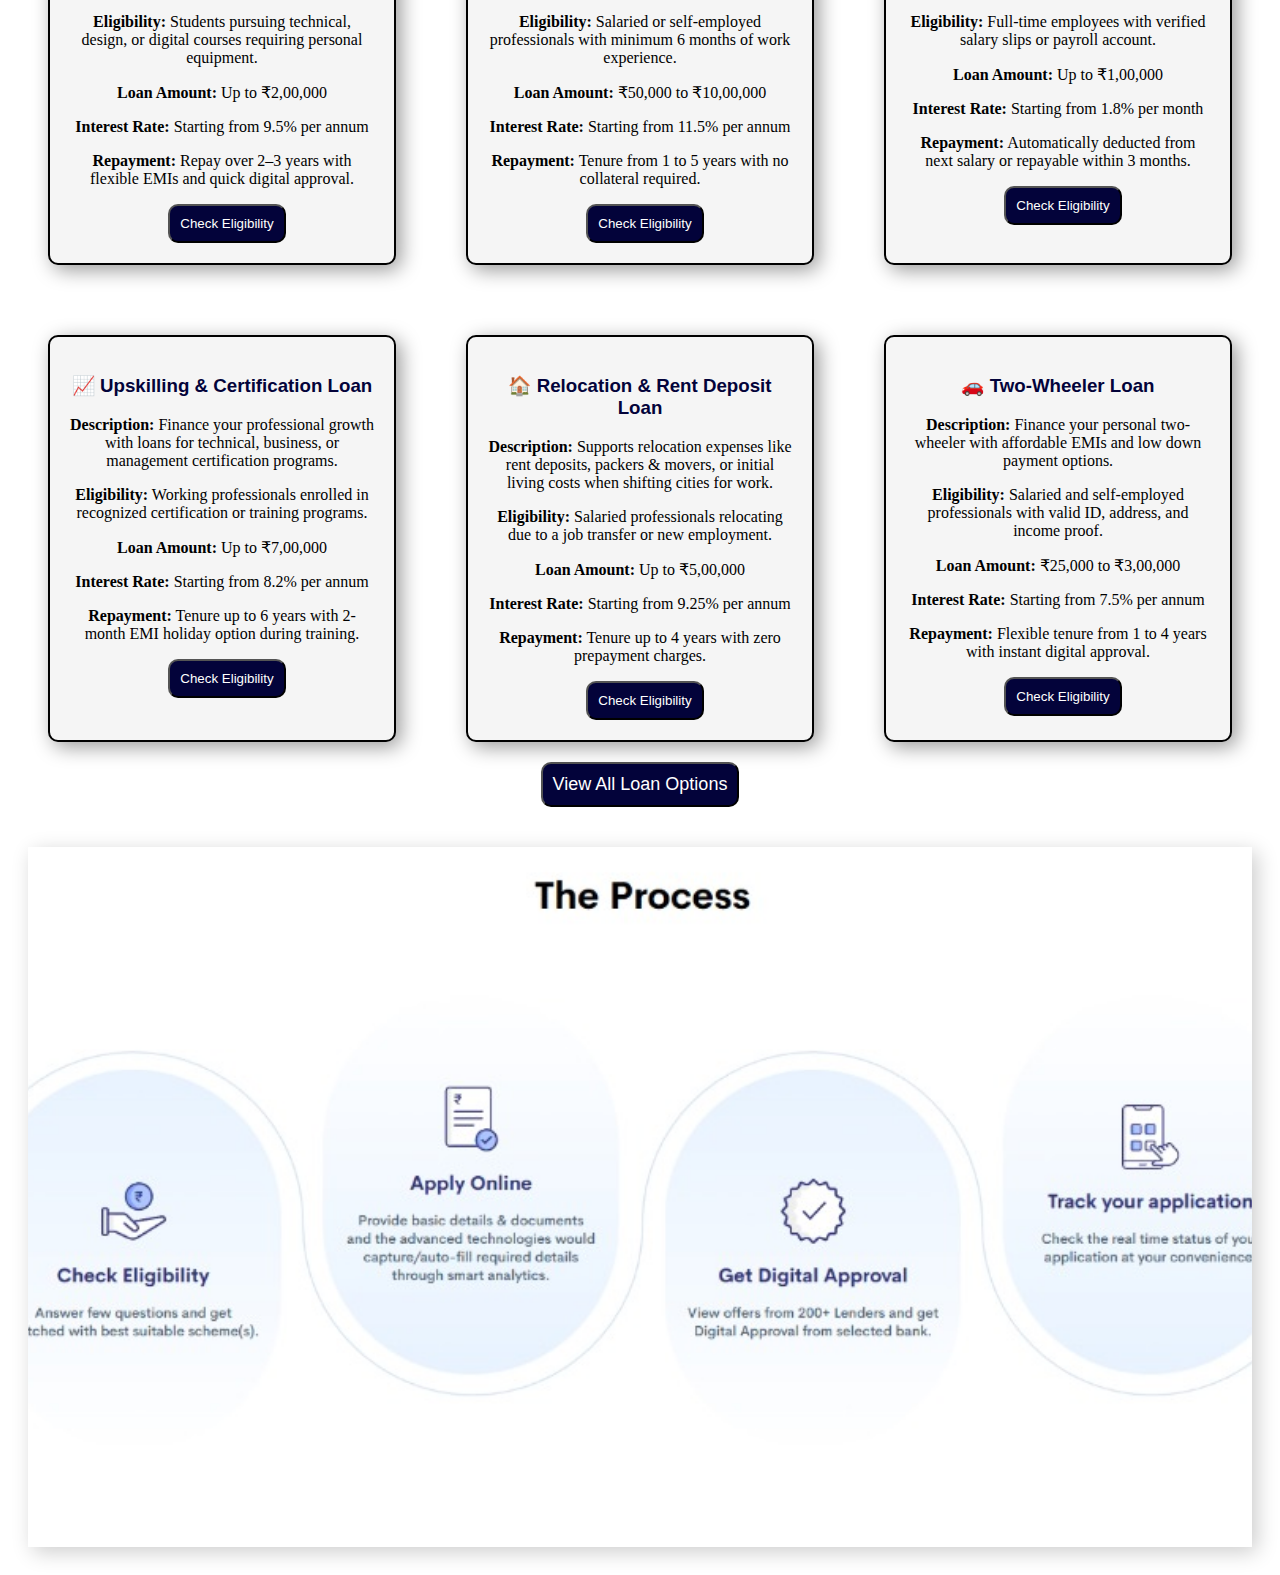
<file: Project(grp).html>
<!DOCTYPE html>
<html lang="en">
<head>
    <meta charset="UTF-8">
    <meta name="viewport" content="width=device-width, initial-scale=1.0">
    <title>CrediLink</title>
    <link rel="stylesheet" href="style.css">
</head>
<body>
    <header class="page-header">
        <img src="images/WhatsApp Image 2025-11-12 at 7.13.13 AM.jpeg" alt="logo" width="10%" height="10%">
        <nav>
            <a href="Project(grp).html">Home</a>
            <a href="schemes.html">Schemes</a>
             <a href="lender.html">Lend</a>
            <a href="about.html">About</a>
            <a href="services.html">Services</a>
            <a href="Myloans.html">My Loans</a>
            <a href="contact.html">Contact Us</a>
           
        </nav>
        <div class="buttons">
            <button class="login" onclick="explodeAndRedirect(this, 'login.html')">Login</button>
            <button class="signup">Signup</button>
        </div>
    </header>
    <main class="main">
    
        <section class="image-container">
            <div class="slides-wrapper">
                <div class="slides">
                    <img src="images/WhatsApp Image 2025-11-13 at 7.22.28 AM.jpeg" alt="intro image" >
                    <img src="images/WhatsApp Image 2025-11-12 at 7.13.13 AM (1).jpeg" alt="intro image" >
                </div>
            </div>
        </section>
       
        <section class="loan-type">
            <div class="loan-type-header">
                <h1>Your are Looking For</h1>
                <svg xmlns="http://www.w3.org/2000/svg" height="48px" viewBox="0 -960 960 960" width="48px" fill="#000000"><path d="M480-80q-83 0-156-31.5T197-197q-54-54-85.5-127T80-480q0-83 31.5-156T197-763q54-54 127-85.5T480-880q83 0 156 31.5T763-763q54 54 85.5 127T880-480q0 83-31.5 156T763-197q-54 54-127 85.5T480-80Zm0-60q63 0 118.5-20.5T699-219l-72-71q-31 23-68 36.5T480-240q-100 0-170-70t-70-170q0-100 70-170t170-70q100 0 170 70t70 170q0 42-13.5 79T670-333l71 71q37-45 58-100t21-118q0-142-99-241t-241-99q-142 0-241 99t-99 241q0 142 99 241t241 99Zm0-160q29 0 55.5-8.5T584-333l-74-73q-7 3-14.5 4.5T480-400q-33 0-56.5-23.5T400-480q0-33 23.5-56.5T480-560q33 0 56.5 23.5T560-480q0 8-2 16t-5 16l74 72q16-22 24.5-48.5T660-480q0-75-52.5-127.5T480-660q-75 0-127.5 52.5T300-480q0 75 52.5 127.5T480-300Z"/></svg>
            </div>
            <div class="loan-type-cards">
                     <div class="loan-card">
                        <h3>🎓 Education Loan</h3>
                        <p><strong>Description:</strong> Finance your academic journey including tuition<br> fees, hostel charges, and academic materials.</p>
                        <p><strong>Eligibility:</strong> Students enrolled in recognized universities or colleges. <br>Co-applicant (parent/guardian) required.</p>
                        <p><strong>Loan Amount:</strong> Up to ₹25,00,000</p>
                        <p><strong>Interest Rate:</strong> Starting from 8.5% per annum</p>
                        <p><strong>Repayment:</strong> Tenure up to 8 years after completion of course <br>with optional moratorium period.</p>
                        <button>Check Eligibility</button>
                    </div>

                    <div class="loan-card">
                        <h3>🌍 Study Abroad Loan</h3>
                        <p><strong>Description:</strong> Covers tuition, travel, accommodation, and living costs <br> for overseas education programs.</p>
                        <p><strong>Eligibility:</strong> Students with confirmed admission in international universities. Co-applicant with income proof required.</p>
                        <p><strong>Loan Amount:</strong> Up to ₹40,00,000</p>
                        <p><strong>Interest Rate:</strong> Starting from 10.2% per annum</p>
                        <p><strong>Repayment:</strong> Flexible tenure up to 10 years with repayment starting after course completion.</p>
                        <button>Check Eligibility</button>
                    </div>

                    <div class="loan-card">
                        <h3>💡 Skill Development Loan</h3>
                        <p><strong>Description:</strong> Financial support for short-term courses, online certifications, and training programs that enhance career opportunities.</p>
                        <p><strong>Eligibility:</strong> Students and young professionals enrolling in skill-based programs or certification courses.</p>
                        <p><strong>Loan Amount:</strong> Up to ₹5,00,000</p>
                        <p><strong>Interest Rate:</strong> Starting from 7.9% per annum</p>
                        <p><strong>Repayment:</strong> Tenure up to 5 years with easy EMI options and no collateral requirement.</p>
                        <button>Check Eligibility</button>
                    </div>

                    <div class="loan-card">
                        <h3>💻 Laptop & Equipment Loan</h3>
                        <p><strong>Description:</strong> Purchase essential gadgets and equipment such as laptops, tablets, and study tools required for academic success.</p>
                        <p><strong>Eligibility:</strong> Students pursuing technical, design, or digital courses requiring personal equipment.</p>
                        <p><strong>Loan Amount:</strong> Up to ₹2,00,000</p>
                        <p><strong>Interest Rate:</strong> Starting from 9.5% per annum</p>
                        <p><strong>Repayment:</strong> Repay over 2–3 years with flexible EMIs and quick digital approval.</p>
                        <button>Check Eligibility</button>
                    </div>
                    <div class="loan-card">
                        <h3>💰 Personal Loan</h3>
                        <p><strong>Description:</strong> Multi-purpose loan to manage travel expenses, weddings, home repairs, or other financial needs.</p>
                        <p><strong>Eligibility:</strong> Salaried or self-employed professionals with minimum 6 months of work experience.</p>
                        <p><strong>Loan Amount:</strong> ₹50,000 to ₹10,00,000</p>
                        <p><strong>Interest Rate:</strong> Starting from 11.5% per annum</p>
                        <p><strong>Repayment:</strong> Tenure from 1 to 5 years with no collateral required.</p>
                        <button>Check Eligibility</button>
                    </div>

                    <div class="loan-card">
                        <h3>💼 Salary Advance Loan</h3>
                        <p><strong>Description:</strong> Short-term loan designed to help you meet urgent financial needs before your next payday.</p>
                        <p><strong>Eligibility:</strong> Full-time employees with verified salary slips or payroll account.</p>
                        <p><strong>Loan Amount:</strong> Up to ₹1,00,000</p>
                        <p><strong>Interest Rate:</strong> Starting from 1.8% per month</p>
                        <p><strong>Repayment:</strong> Automatically deducted from next salary or repayable within 3 months.</p>
                        <button>Check Eligibility</button>
                    </div>

                    <div class="loan-card">
                        
                        <h3>📈 Upskilling & Certification Loan</h3>
                        <p><strong>Description:</strong> Finance your professional growth with loans for technical, business, or management certification programs.</p>
                        <p><strong>Eligibility:</strong> Working professionals enrolled in recognized certification or training programs.</p>
                        <p><strong>Loan Amount:</strong> Up to ₹7,00,000</p>
                        <p><strong>Interest Rate:</strong> Starting from 8.2% per annum</p>
                        <p><strong>Repayment:</strong> Tenure up to 6 years with 2-month EMI holiday option during training.</p>
                        <button>Check Eligibility</button>
                    </div>

                    <div class="loan-card">
                        <h3>🏠 Relocation & Rent Deposit Loan</h3>
                        <p><strong>Description:</strong> Supports relocation expenses like rent deposits, packers & movers, or initial living costs when shifting cities for work.</p>
                        <p><strong>Eligibility:</strong> Salaried professionals relocating due to a job transfer or new employment.</p>
                        <p><strong>Loan Amount:</strong> Up to ₹5,00,000</p>
                        <p><strong>Interest Rate:</strong> Starting from 9.25% per annum</p>
                        <p><strong>Repayment:</strong> Tenure up to 4 years with zero prepayment charges.</p>
                        <button>Check Eligibility</button>
                    </div>

                    <div class="loan-card">
                        <h3>🚗 Two-Wheeler Loan</h3>
                        <p><strong>Description:</strong> Finance your personal two-wheeler with affordable EMIs and low down payment options.</p>
                        <p><strong>Eligibility:</strong> Salaried and self-employed professionals with valid ID, address, and income proof.</p>
                        <p><strong>Loan Amount:</strong> ₹25,000 to ₹3,00,000</p>
                        <p><strong>Interest Rate:</strong> Starting from 7.5% per annum</p>
                        <p><strong>Repayment:</strong> Flexible tenure from 1 to 4 years with instant digital approval.</p>
                        <button>Check Eligibility</button>
                    </div>
            </div>
            <button class="view-all">View All Loan Options</button>
        </section>
        <section class="image-container">
            <img src="images/WhatsApp Image 2025-11-12 at 7.13.12 AM.jpeg" alt="loan process" width="100%">
        </section>
    </main>
    <script src="script.js"></script>
</body>
</html>
</file>
<file: style.css>
.page-header{
    display: flex;
    justify-content: space-between;
    background-color: rgb(3, 3, 58);
    align-items: center;
    color: white;
    padding: 5px;
    margin: 0;
    position: fixed;
    width: 100%;
    top: 0;
    left:0;
}
.page-header img{
    
    margin-left: 20px;
}

nav {
    background-color: rgb(3, 3, 58);
    overflow: hidden;
    padding: 20px;
    margin-top: 10px;
}

a:hover{
    background-color: rgb(0, 0, 30);
    transform: scale(1.03);
    border-radius: 10px;
    
}

 a{
    padding: 20px;
    color: white;
    text-decoration: none;
    font-size: large;
    font-family: 'Lucida Sans', 'Lucida Sans Regular', 'Lucida Grande', 'Lucida Sans Unicode', Geneva, Verdana, sans-serif;
 }

 .signup{
    background-color: rgb(3, 3, 58);
    color: white;
    padding: 10px;
    border-radius: 10px;
    font-size: large;
    cursor: pointer;
 }
 .login{
    color: black;
    padding: 10px;
    border-radius: 10px;
    font-size: large;
    cursor: pointer;
 }

 button{
    margin-left: 30px;
    margin-right: 20px;
    
 }

 .main{
    margin-top: 90px;
    padding: 20px;
 }


.image-container{
    margin-top: 40px;
    box-shadow: 5px 5px 20px rgba(0, 0, 0 , 0.2);
    margin-left: 0;
    display: block;
    width: 100%;
}

.image-container img{
    width: 100%;
    height: 700px;
    display: block;
    object-fit: cover;
    object-position: center;

}

.image-container {
  width: 100%;
  overflow: hidden;
  position: relative;
  height: 700px; /* Adjust as needed */
}

.slides {
  display: flex;
  width: 200%; /* 2 images */
  animation: slideloop 9s linear infinite;
}

.slides img {
  width: 100%;
  height: 700px   ;
  object-fit: cover;
}

@keyframes slideImages {
  0%   { transform: translateX(0%); }
  33%  { transform: translateX(-100%); }
  66%  { transform: translateX(-200%); }
  100% { transform: translateX(0%); }
}
 .loan-type-header{
    display: flex;
    justify-content: center;
    align-items: center;
 }

 .loan-type-cards{
    display: grid;
    grid-template-columns: auto auto auto;
    gap: 70px;
    padding: 20px;
    margin-top: 20px;
 }

.loan-card{
    background-color: whitesmoke;
    border: 2px solid black;
    border-radius: 10px;
    padding: 20px;
    text-align: center;
    box-shadow: 5px 5px 20px rgba(0, 0, 0 , 0.4);
    transition: transform 0.2s ease-in-out;
}

.loan-card p{
    font-family: Cambria, Cochin, Georgia, Times, 'Times New Roman', serif;
}
.loan-card h3{
    font-family: 'Segoe UI', Tahoma, Geneva, Verdana, sans-serif;
    color: rgb(3, 3, 58);
}
.loan-card:hover{
    transform: scale(1.1);
}

.loan-card button{
    background-color: rgb(3, 3, 58);
    color: white;
    padding: 10px;
    border-radius: 10px;    
}

.loan-process{
    margin-top: 50px;
    padding: 20px;
}

.view-all {
    display: block;
    background-color: rgb(3, 3, 58);
    color: white;
    padding: 10px;
    border-radius: 10px;
    font-size: large;
    cursor: pointer;
    margin-top: 40px;
    margin: 0 auto;
}
.page-header {
  z-index: 1000; /* ensures it's above everything else */
}
</file>
<file: styles.css>
body {
  margin: 0;
  padding: 0;
  min-height: 100vh;
  display: flex;
  justify-content: center;
  align-items: center;
  background: #f2f2f2;
  font-family: Arial, sans-serif;
}

.container {
  display: flex;
  justify-content: center;
  align-items: center;
  height: 100vh;
}

.content {
  background: #fff;
  border-radius: 12px;
  padding: 32px 24px;
  box-shadow: 0 4px 24px rgba(0,0,0,0.12);
  min-width: 320px;
  display: flex;
  flex-direction: column;
  gap: 16px;
}

.content h2 {
  text-align: center;
  color: #333;
  margin-bottom: 16px;
}

.content label {
  color: #444;
  font-size: 15px;
}

.content input {
  padding: 10px;
  border: 1px solid #bbb;
  border-radius: 6px;
  font-size: 15px;
}
.content button[type="submit"] {
  background: #574ae2;
  color: #fff;
  padding: 10px;
  border: none;
  border-radius: 6px;
  cursor: pointer;
  font-size: 16px;
  margin-top: 10px;
  transition: background 0.2s;
}

.content button[type="submit"]:hover {
  background: #342fa7;
}
.content div {
  display: flex;
  justify-content: center;
  align-items: center;
  gap: 10px;
}   
@keyframes explode {
  0% {
    transform: scale(1);
    opacity: 1;
  }
  50% {
    transform: scale(1.4);
    opacity: 0.6;
  }
  100% {
    transform: scale(0.8);
    opacity: 0;
    visibility: hidden;
  }
}


@keyframes explode {
  0% {
    transform: scale(1);
    opacity: 1;
  }
  50% {
    transform: scale(1.4);
    opacity: 0.6;
  }
  100% {
    transform: scale(0.8);
    opacity: 0;
    visibility: hidden;
  }
}

.explode {
  animation: explode 6s ease-out forwards;
  pointer-events: none;
}
</file>
